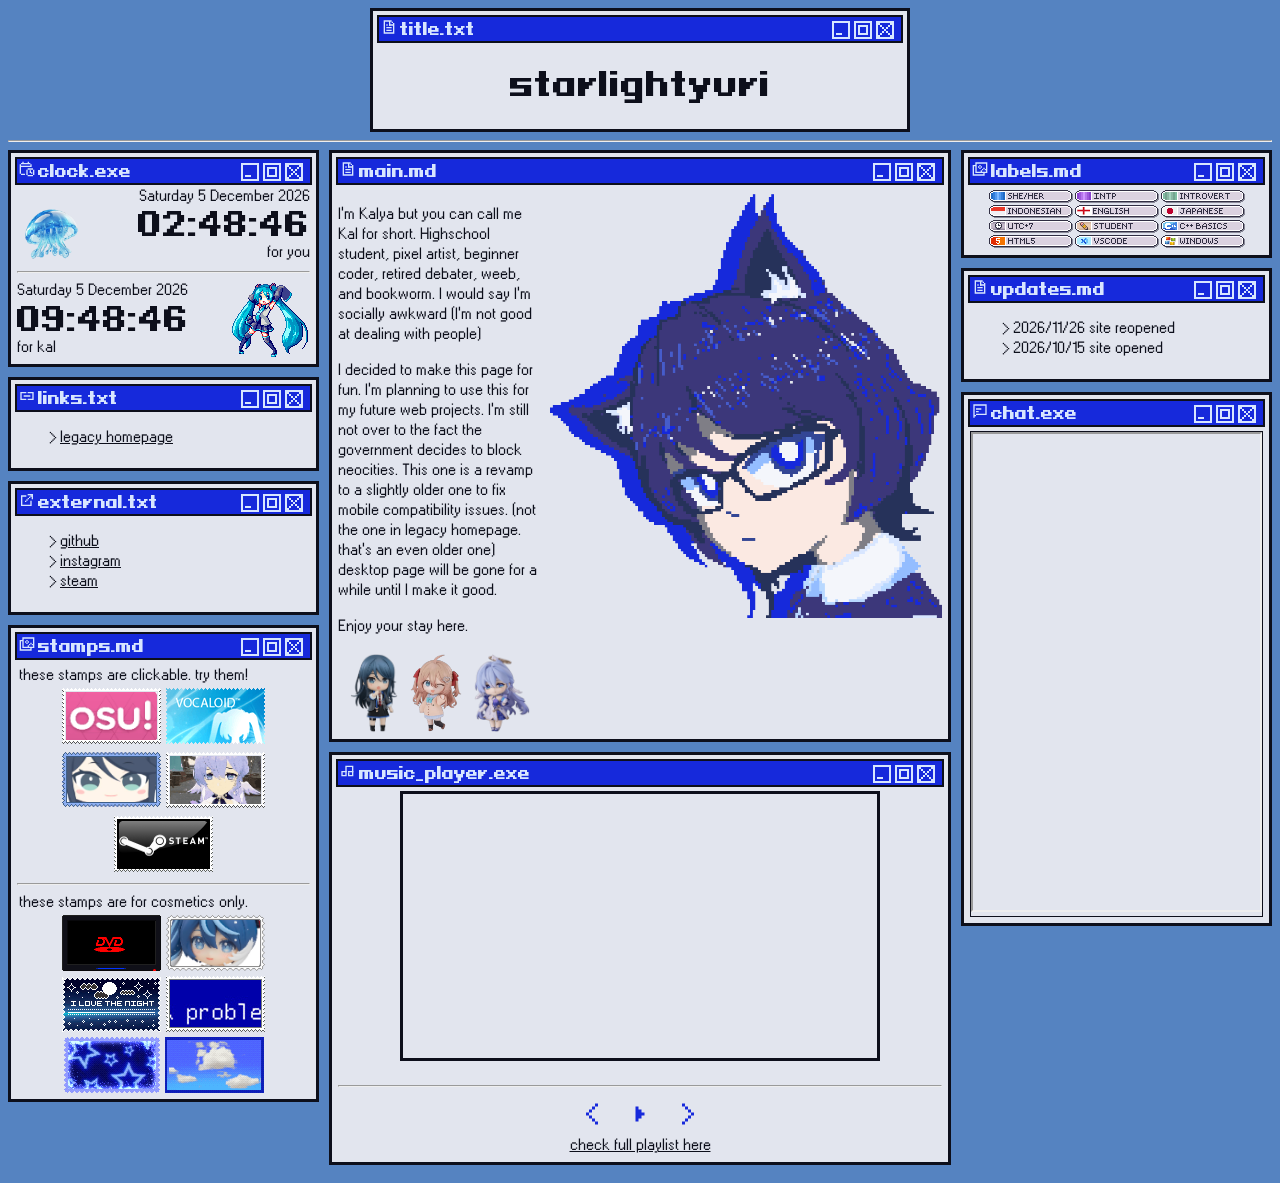
<file: index.html>
<!DOCTYPE html>
<html lang="en">
<head>
    <meta charset="UTF-8">
    <meta name="viewport" content="width=device-width, initial-scale=1.0">
    <title>starlightyuri</title>
    <link rel="shortcut icon" href="src/img/trinkets/favicon.ico" type="image/x-icon">
    <link rel="stylesheet" href="src/style.css">
    <script src="https://iframe.chat/scripts/main.min.js"></script>
</head>
<body>
    <header style="justify-content: center; display: flex;">
        <div class="window" id="title" style="width: 100%; max-width: 540px;">
            <div class="tab"><h3>title.txt</h3></div>
            <div class="content" style="text-align: center;">
                <h1 style="font-family: 'PixeloidSans-Bold';">starlightyuri</h1>
            </div>
        </div>
    </header>

    <hr>

    <div class="body">

        <div class="left">
            <section>
                <div class="window" id="clock">
                    <div class="tab"><h3>clock.exe</h3></div>
                    <div class="content">
                        <div class="time">
                            <div class="you" style="display: flex; flex-direction: column; place-items: flex-end;">
                                <span id="userDate"></span>
                                <span id="userTime"></span>
                                <p>for you</p>
                            </div>
                            <hr>
                            <div class="kal">
                                <span id="kalDate"></span><br>
                                <span id="kalTime"></span>
                                <p>for kal</p>
                            </div>
                        </div>
                        <img src="src/img/decorations/d1.webp" style="position: absolute; top: 0; left: -10px; height: 90px;">
                        <img src="src/img/decorations/miku.PNG" style="position: absolute; bottom: 0; right: 0;">
                    </div>
                </div>
            </section>

            <section>
                <div class="window" id="links">
                    <div class="tab"><h3>links.txt</h3></div>
                    <div class="content">
                        <ul>
                            <li><a href="/legacy homepage/legacy.html">legacy homepage</a></li>
                        </ul>
                    </div>
                </div>
            </section>

            <section>
                <div class="window" id="external">
                    <div class="tab"><h3>external.txt</h3></div>
                    <div class="content">
                        <ul>
                            <li><a href="https://github.com/starlightyuri">github</a></li>
                            <li><a href="https://instagram.com/mekata.fukaa">instagram</a></li>
                            <li><a href="https://https://steamcommunity.com/profiles/76561199228342469/">steam</a></li>
                        </ul>
                    </div>
                </div>
            </section>
            
            <section>
                <div class="window" id="stamps">
                    <div class="tab"><h3>stamps.md</h3></div>
                    <div class="content">
                        <p>these stamps are clickable. try them!</p>
                        <div class="clickable">
                            <button commandfor="osu" command="show-modal">
                                <img src="/src/img/stamps/stamp.png">
                            </button>

                            <dialog id="osu">
                                <div class="tab">
                                    <h3>osu!</h3>
                                    <div class="tabButtons">
                                        <img src="/src/img/trinkets/decorative.svg" class="decorative">
                                        <button command="close" commandfor="osu">
                                            <img src="/src/img/trinkets/tab-close.svg">
                                        </button>
                                    </div>
                                </div>
                                <div class="dialogBody">      
                                    <p>howdy! you play osu? let's mutual!<br>
                                        standard no mod player. trying to learn dt and deathstreams.<br>
                                        <a href="https://osu.ppy.sh/users/26874790">my osu! profile here</a>
                                    </p>
                                    <p>here's some beatmap links</p>
                                    <div class="beatmaps">
                                        <a href="https://osu.ppy.sh/beatmapsets/33842" title="i just thought it was funny">
                                            <img src="src/img/stamps/animecatgirls.png">
                                        </a>
                                        <a href="https://osu.ppy.sh/beatmapsets/778657">
                                            <img src="src/img/stamps/firststorm.png">
                                        </a>
                                        <a href="https://osu.ppy.sh/beatmapsets/2353587">
                                            <img src="src/img/stamps/chocolatescramble.png">
                                        </a>
                                    </div>
                                    <p style="font-size: 12px; color: #a0a0a0">(found the rockefeller street stamp by pure coincidence and I thought it was funny to link the beatmap)</p>
                                    <button id="openCollapsible">is a 6-digit's settings worth reference?</button>
                                    <div class="collapsible" id="osuSettings">
                                        <figure>
                                            <img src="/src/img/tablet-area.png" alt="tablet area">
                                            <figcaption>my tablet area</figcaption>
                                        </figure>
                                        <ul>
                                            <li>main client: lazer</li>
                                            <li>playstyle: tablet keyboard(middle index)</li>
                                            <li>tablet: wacom ctl-472 with 1khz firmware</li>
                                            <li>skin: <a href="https://osu.ppy.sh/community/forums/topics/2019099">freedom dive reimagined</a></li>
                                        </ul>
                                    </div>
                                </div>
                            </dialog>

                            <button commandfor="vocaloid" command="show-modal">
                                <img src="/src/img/stamps/e68.gif">
                            </button>

                            <dialog id="vocaloid">
                                <div class="tab">
                                    <h3>vocaloid</h3>
                                    <div class="tabButtons">
                                        <img src="/src/img/trinkets/decorative.svg" class="decorative">
                                        <button command="close" commandfor="vocaloid">
                                            <img src="/src/img/trinkets/tab-close.svg">
                                        </button>
                                    </div>
                                </div>
                                <div class="dialogBody">
                                    <p>knew vocaloid as a kid, haven't seen myself to be away from it since then. I would say it's pretty clear from the playlist.</p>
                                    <ul>
                                        <li>fav producers: orangestar, aqu3ra, n-buna, deco*27, r-906</li>
                                        <li>fav vocals: ia, miku, yukari, flower (both v and ci), one</li>
                                    </ul>
                                </div>
                            </dialog>

                            <button commandfor="pjsk" command="show-modal">
                                <img src="/src/img/stamps/stamp (2).png">
                            </button>

                            <dialog id="pjsk">
                                <div class="tab">
                                    <h3>project sekai</h3>
                                    <div class="tabButtons">
                                        <img src="/src/img/trinkets/decorative.svg" class="decorative">
                                        <button command="close" commandfor="pjsk">
                                            <img src="/src/img/trinkets/tab-close.svg">
                                        </button>
                                    </div>
                                </div>
                                <div class="dialogBody">
                                    <img src="/src/img/stamps/ichika.png">
                                    <p>I mostly focus on the rhythm game (can't go pass master 30-31). sometimes I play ranked and mysekai, but not that much when it comes to tiering and story.<br>
                                        fellow project sekai player? add me</p>
                                    <ul>
                                        <li>jp server: 19728989086044168 (シアユリ)</li>
                                        <li>en server: 701727717451628545 (starlightyuri)</li>
                                    </ul>
                                </div>
                            </dialog>

                            <button commandfor="hoyo" command="show-modal">
                                <img src="/src/img/stamps/robin.gif">
                            </button>

                            <dialog id="hoyo">
                                <div class="tab">
                                    <h3>hoyoverse</h3>
                                    <div class="tabButtons">
                                        <img src="/src/img/trinkets/decorative.svg" class="decorative">
                                        <button command="close" commandfor="hoyo">
                                            <img src="/src/img/trinkets/tab-close.svg">
                                        </button>
                                    </div>
                                </div>
                                <div class="dialogBody">
                                    <p style="font-size: 12px; color: #a0a0a0">(forgive me for using robin as the thumbnail for hoyo)</p>
                                    <a href="https://www.hoyolab.com/accountCenter/postList?id=154336124">my HoYoLAB profile.</a>
                                    <p>I'm a hoyo game enjoyer. I mostly play because it's fun. mostly for the story and the characters. endgame? my accounts are bricks<br>
                                        the teapot blueprints are still up on my hoyolab (hopefully, If it doesn't work tell me on this page's chat) <br>
                                        uids? check my hoyolab hehe.
                                    </p>
                                    <ul>
                                        <li>fav chars: <b>sunday</b>, <b>acheron</b>, tsaritsa, furina, ayato</li>
                                        <li>mains: sunday, ayato, miyabi, soldier11, acheron, xiao</li>
                                    </ul>
                                </div>
                            </dialog>

                            <button commandfor="games" command="show-modal">
                                <img src="/src/img/stamps/steam.png">
                            </button>

                            <dialog id="games">
                                <div class="tab">
                                    <h3>other games</h3>
                                    <div class="tabButtons">
                                        <img src="/src/img/trinkets/decorative.svg" class="decorative">
                                        <button command="close" commandfor="games">
                                            <img src="/src/img/trinkets/tab-close.svg">
                                        </button>
                                    </div>
                                </div>
                                <div class="dialogBody">
                                    <a href="https://store.steampowered.com/wishlist/profiles/76561199228342469">really appreciate it if someone buys me my wishlist...</a>
                                    <p>I will play pretty much anything if ppl say it's good. (except for jumpscare horror. psychological horror I can handle. maybe)
                                        I still have a lot of games waiting to be played. if you want to spread the gospel of some game, go ahead. no guarantee I will definitely play it though.
                                    </p>
                                    <ul>
                                        <li>playing: stardew valley, dmc5</li>
                                        <li>in library: blasphemous, r.e.p.o, helltaker, ddlc, nso, hollow knight</li>
                                        <li>want to play: silksong, oneshot, constance, space for the unbound</li>
                                    </ul>
                                </div>
                            </dialog>

                        </div>
                        <hr>
                        <p>these stamps are for cosmetics only.</p>
                        <div class="displayOnly">
                            <img src="/src/img/stamps/d55.gif">
                            <img src="/src/img/stamps/stamp (1).png">
                            <img src="/src/img/stamps/iluvthenight.gif">
                            <img src="/src/img/stamps/e58.gif">
                            <img src="/src/img/stamps/stars.webp">
                            <img src="/src/img/stamps/clouds.webp">
                        </div>
                    </div>
                </div>
            </section>
        </div>

        
        <div class="mid">
            <section>
                <div class="window" id="main">
                    <div class="tab"><h3>main.md</h3></div>
                    <div class="content">
                        <div class="l">
                            <p>I'm Kalya but you can call me Kal for short. Highschool student, pixel artist, beginner coder, retired debater, weeb, and bookworm. I would say I'm socially awkward (I'm not good at dealing with people)</p>
                            <p>I decided to make this page for fun. I'm planning to use this for my future web projects. I'm still not over to the fact the government decides to block neocities. This one is a revamp to a slightly older one to fix mobile compatibility issues. (not the one in legacy homepage. that's an even older one)
                               desktop page will be gone for a while until I make it good.
                            </p>
                            <p>Enjoy your stay here.</p>
                            <div class="nendoroids">
                                <img src="src/img/decorations/f1.png">
                                <img src="src/img/decorations/f2.png">
                                <img src="src/img/decorations/f3.png">
                            </div>
                        </div>
                        <div class="r">
                            <img src="src/img/yuri-portrait.png" alt="profile image" style="max-width: 400px; height: auto; width: 100%;">
                        </div>
                    </div>
                </div>
            </section>

            <section>
                <div class="window" id="musicPlayer">
                    <div class="tab"><h3>music_player.exe</h3></div>
                    <div class="content" style="text-align: center;">
                        <div class="playerTop">
                            <div class="playerWindow">
                                <div id="player"></div>
                            </div>
                            <div class="songInfo">
                                <div class="titleBox" id="titleBox">
                                    <div id="scroll">
                                        <span id="songTitle"></span>
                                        <span id="songTitle2"></span>
                                    </div>
                                </div>
                                <span id="songAuthor"></span>
                            </div>
                        </div>
                        <hr>
                        <div class="bottomBox">
                            <div class="controls">
                                <button id="previous">
                                    <svg xmlns="http://www.w3.org/2000/svg" width="1em" height="1em" viewBox="0 0 24 24">
                                        <path fill="#1629db" d="M8 13v-2h2v2zm2-2V9h2v2zm0 4v-2h2v2zm2-6V7h2v2zm0 8v-2h2v2zm2-10V5h2v2zm0 12v-2h2v2z" />
                                    </svg>
                                </button>
                                
                                <button id="playback">
                                    <svg xmlns="http://www.w3.org/2000/svg" width="1em" height="1em" viewBox="0 0 24 24" id="play">
                                        <path fill="#1629db" d="M9 17h2v-2h2v-2h2v-2h-2V9h-2V7H9z" />
                                    </svg>
                                    
                                    <svg xmlns="http://www.w3.org/2000/svg" width="1em" height="1em" viewBox="0 0 24 24" id="pause">
                                        <path fill="#1629db" d="M10 20H4V4h6zm8-16v16h-6V4z" />
                                    </svg>
                                </button>
                                
                                <button id="next">
                                    <svg xmlns="http://www.w3.org/2000/svg" width="1em" height="1em" viewBox="0 0 24 24">
                                        <path fill="#1629db" d="M16 13v-2h-2v2zm-2-2V9h-2v2zm0 4v-2h-2v2zm-2-6V7h-2v2zm0 8v-2h-2v2zM10 7V5H8v2zm0 12v-2H8v2z" />
                                    </svg>
                                </button>
                            </div>
                        </div>
                        <a href="https://youtube.com/playlist?list=PLM4pT55ylV-4" style="font-family: 'W95F'; color: #0d0f1b;">check full playlist here</a>
                    </div>
                </div>
            </section>
        </div>

        <div class="right">
            <section>
                <div class="window" id="labels">
                    <div class="tab"><h3>labels.md</h3></div>
                    <div class="content">
                        <div class="labelBox">
                            <img src="/src/img/labels/She_Her.png" alt="She/Her pronouns">
                            <img src="/src/img/labels/INTP.png" alt="INTP">
                            <img src="/src/img/labels/Introvert.png" alt="Introvert">
                            <img src="/src/img/labels/Indonesian.png" alt="Indonesian">
                            <img src="/src/img/labels/English.png" alt="English">
                            <img src="/src/img/labels/Japanese.png" alt="Japanese">
                            <img src="/src/img/labels/UTC+7.png" alt="UTC+7">
                            <img src="/src/img/labels/Student.png" alt="Student">
                            <img src="/src/img/labels/C++_basics.png" alt="C++ Basics">
                            <img src="/src/img/labels/HTML5.png" alt="HTML5">
                            <img src="/src/img/labels/VSCode.png" alt="VS Code">
                            <img src="/src/img/labels/Windows.png" alt="Windows">
                        </div>
                    </div>
                </div>
            </section>

            <section>
                <div class="window" id="updates">
                    <div class="tab"><h3>updates.md</h3></div>
                    <div class="content">
                        <ul>
                            <li>2026/11/26 site reopened</li>
                            <li>2026/10/15 site opened</li>
                        </ul>
                    </div>
                </div>
            </section>

            <section>
                <div class="window" id="chat">
                    <div class="tab"><h3>chat.exe</h3></div>
                    <div class="content">
                        <div class="frameBox"><iframe src="https://iframe.chat/embed?chat=15511225" id="chattable"></iframe></div>
                    </div>
                </div>
            </section>
        </div>
    </div>
</body>
<script src="/src/script.js"></script>
</html>
</file>
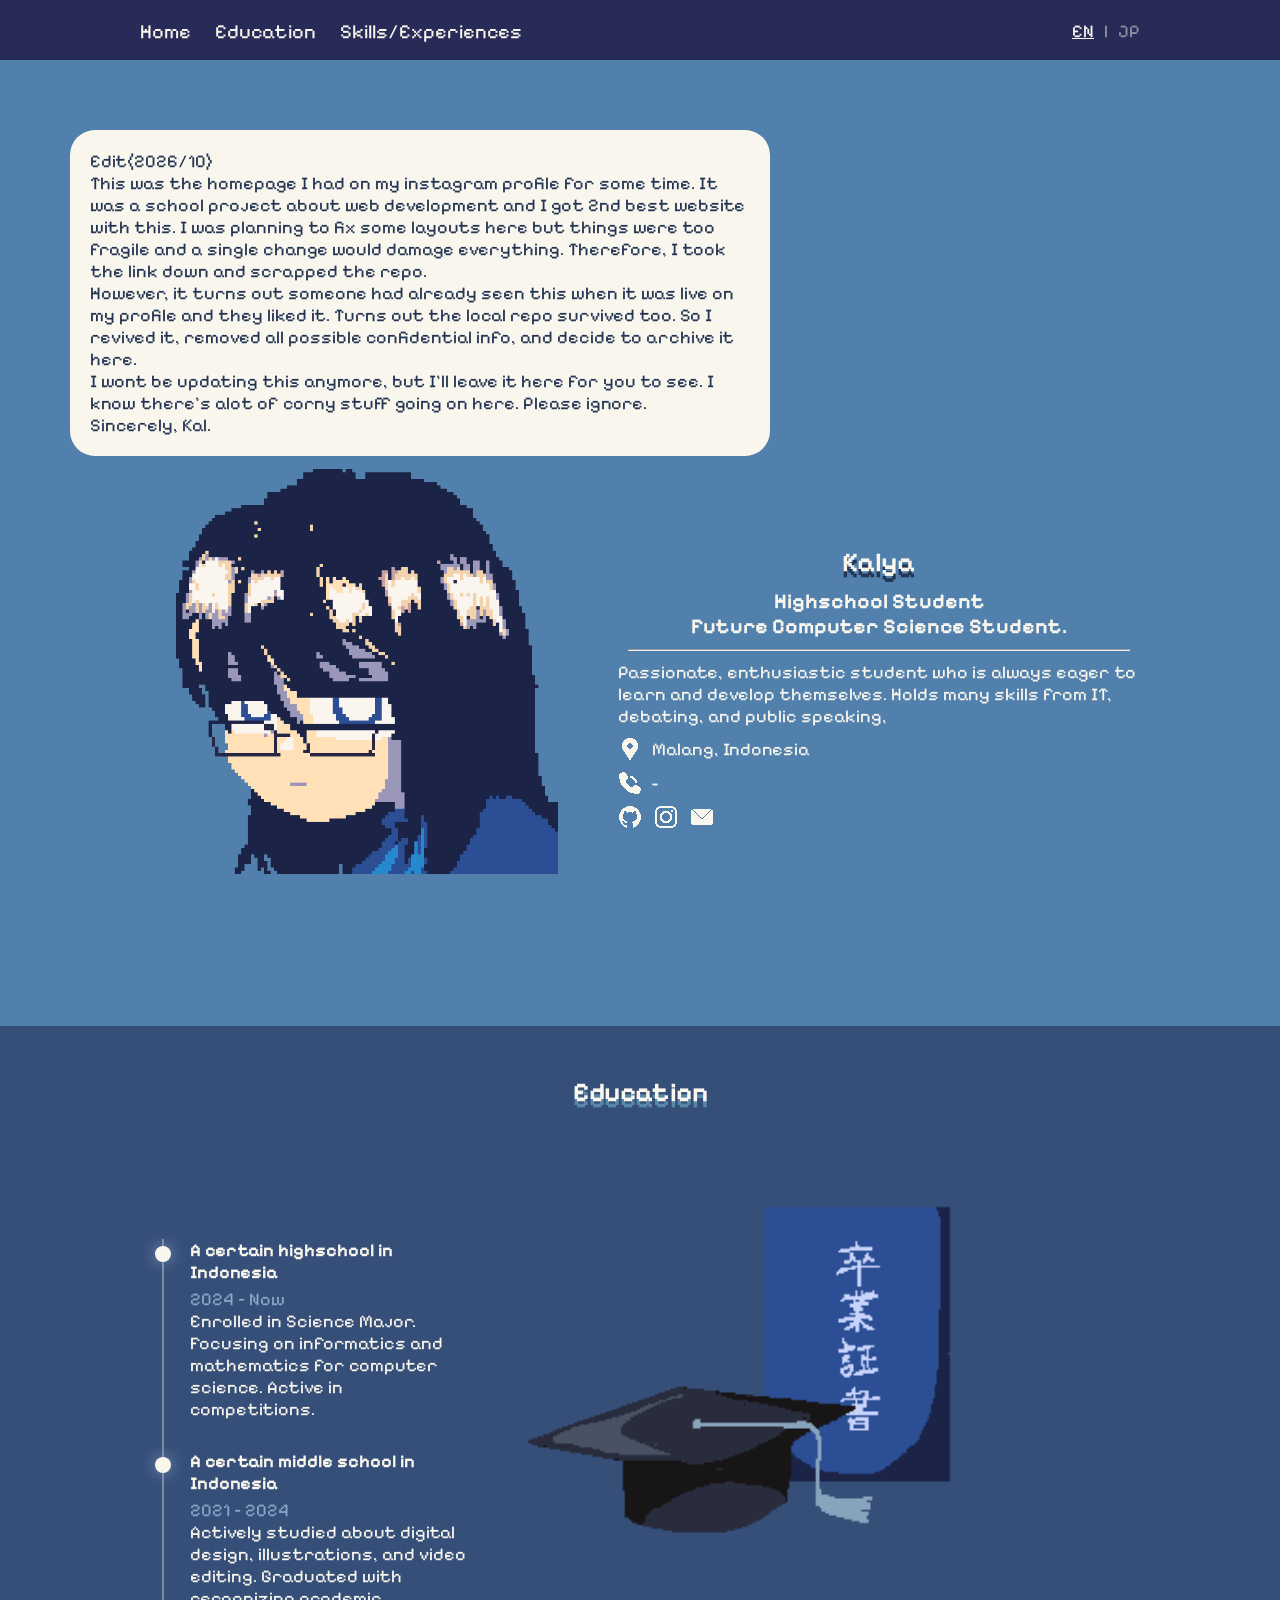
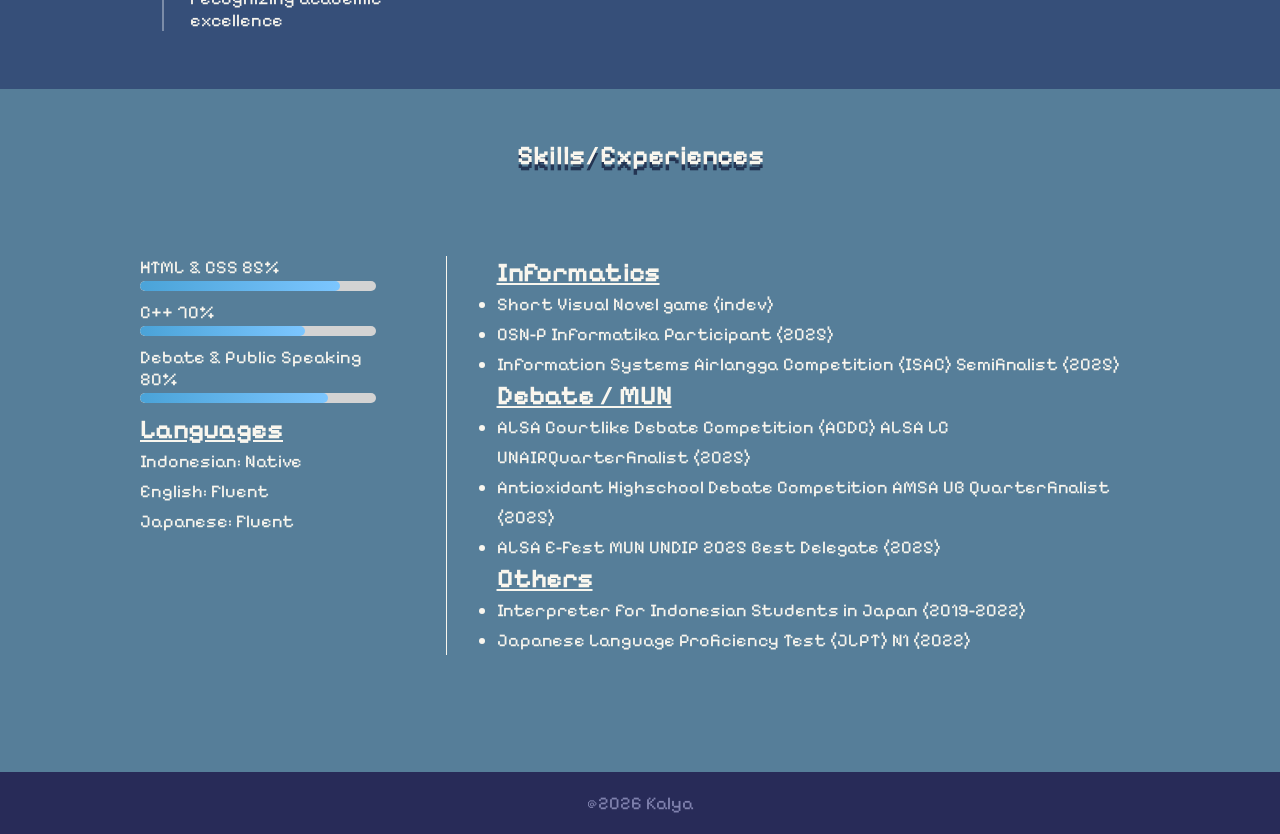
<file: trashbin/index.html>
<!DOCTYPE html>
<html lang="en">
<head>
    <meta charset="UTF-8">
    <meta name="viewport" content="width=device-width, initial-scale=1.0">
    <title>About me!</title>
    <link rel="icon" href="files/favicon.ico" type="image/x-icon">
    <link rel="preconnect" href="https://fonts.googleapis.com">
    <link rel="preconnect" href="https://fonts.gstatic.com" crossorigin>
    <link href="https://fonts.googleapis.com/css2?family=DotGothic16&family=Pixelify+Sans:wght@400..700&display=swap" rel="stylesheet">

    <link rel="stylesheet" href="style.css">
</head>
<body>
    <section id="header">
        <div class="headbox">
            <div class="cont">
                <a href="#home">Home</a>
                <a href="#education">Education</a>
                <a href="#skills">Skills/Experiences</a>
            </div>
            <div class="lang">
                <span id="en-btn" onclick="setLang('en')">EN</span>
                <span class="divider">|</span>
                <span id="jp-btn" onclick="setLang('jp')">JP</span>
            </div>
        </div>
    </section>
    
    <section id="home"><!--home-->
        <div class="message">
            <p>Edit(2026/10)</p>
            <p>This was the homepage I had on my instagram profile for some time. It was a school project about web development and I got 2nd best website with this.
                I was planning to fix some layouts here but things were too fragile and a single change would damage everything.
                Therefore, I took the link down and scrapped the repo.<br>
                However, it turns out someone had already seen this when it was live on my profile and they liked it. Turns out the local repo survived too. So I revived it, removed all possible confidential info, and decide to archive it here. <br>
                I wont be updating this anymore, but I'll leave it here for you to see. I know there's alot of corny stuff going on here. Please ignore.
                <br>Sincerely, Kal.
            </p>
        </div>
        <div class="box">
            <div class="pic">
                <img src="files/pfp.png" alt="profile image" class="img-def">
            </div>
            <div class="content" style="padding-top: 80px; padding-left: 30px;">
                <h1>Kalya</h1>
                <h3 style="text-align: center; color:rgb(134, 162, 185);">
                    <span class="en">Highschool Student<br>Future Computer Science Student.</span>
                    <span class="jp">高校生<br>情報科学部志望</span>
                </h3>
                <hr style="margin: 10px;">
                <p style="margin-bottom: 10px;">
                    <span class="en">Passionate, enthusiastic student who is always eager to learn and develop themselves. Holds many skills from IT, debating, and public speaking,</span>
                    <span class="jp">いつでもいろんなことを学んで自分をレベルアップしようと情熱的で熱心な学生。IT、ディベート、パブリックスピーキングなど幅広いスキルを持っている。</span>
                </p>

                <div class="info">
                
                    <div class="row">
                        <svg class="icon" xmlns="http://www.w3.org/2000/svg" width="24" height="24" viewBox="0 0 24 24">
                            <path fill="currentColor" d="M19 6V4h-1V3h-1V2h-2V1H9v1H7v1H6v1H5v2H4v6h1v2h1v1h1v2h1v1h1v2h1v1h1v2h2v-2h1v-1h1v-2h1v-1h1v-2h1v-1h1v-2h1V6zm-5 5h-1v1h-2v-1h-1v-1H9V8h1V7h1V6h2v1h1v1h1v2h-1z">
                        </svg>
                        <span class="en">Malang, Indonesia</span>
                        <span class="jp">マラン、インドネシア</span>
                    </div>

                    <div class="row">
                        <svg class="icon" xmlns="http://www.w3.org/2000/svg" width="24" height="24" viewBox="0 0 24 24">
	                        <path fill="currentColor" d="M12 7V5h3v1h1v1h1v1h1v1h1v3h-2v-2h-1V9h-1V8h-1V7z" />
	                        <path fill="currentColor" d="M23 17v3h-1v2h-1v1h-5v-1h-4v-1h-2v-1H9v-1H8v-1H7v-1H6v-1H5v-1H4v-1H3v-2H2V8H1V3h1V2h2V1h3v1h1v1h1v2h1v3H9v1H8v3h1v1h1v1h1v1h1v1h3v-1h1v-1h3v1h2v1h1v1z" />
                        </svg>
                        <span>-</span>
                    </div>
                
                </div>

                <div class="links">
                    <a href="https://github.com/starlightyuri">
                        <svg class="icon" xmlns="http://www.w3.org/2000/svg" width="24" height="24" viewBox="0 0 24 24">
	                        <path fill="currentColor" d="M23 [base64]" />
                        </svg>
                    </a>

                    <a href="https://instagram.com/mekata.fukaa">
                        <svg class="icon" xmlns="http://www.w3.org/2000/svg" width="24" height="24" viewBox="0 0 24 24">
	                        <path fill="currentColor" d="M17 9V8h-1V7h-1V6H9v1H8v1H7v1H6v6h1v1h1v1h1v1h6v-1h1v-1h1v-1h1V9zm-1 5h-1v1h-1v1h-4v-1H9v-1H8v-4h1V9h1V8h4v1h1v1h1z" />
	                        <path fill="currentColor" d="M22 5V3h-1V2h-2V1H5v1H3v1H2v2H1v14h1v2h1v1h2v1h14v-1h2v-1h1v-2h1V5zm-1 14h-1v1h-1v1H5v-1H4v-1H3V5h1V4h1V3h14v1h1v1h1z" />
	                        <path fill="currentColor" d="M17 5h2v2h-2z" />
                        </svg>
                    </a>

                    <a href="mailto:kalyanabila@gmail.com">
                        <svg class="icon" xmlns="http://www.w3.org/2000/svg" width="24" height="24" viewBox="0 0 24 24">
	                        <rect width="24" height="24" fill="none" />
	                        <path fill="currentColor" d="M21 4v1h-1v1h-1v1h-1v1h-1v1h-1v1h-1v1h-1v1h-1v1h-2v-1h-1v-1H9v-1H8V9H7V8H6V7H5V6H4V5H3V4z" />
	                        <path fill="currentColor" d="M23 5v14h-1v1H2v-1H1V5h2v1h1v1h1v1h1v1h1v1h1v1h1v1h1v1h1v1h2v-1h1v-1h1v-1h1v-1h1V9h1V8h1V7h1V6h1V5z" />
                        </svg>
                    </a>
                </div>
        </div>
            
    </section>
    <section id="education">
        <h1>
            <span class="en">Education</span>
            <span class="jp">学歴</span>
        </h1>
        <div class="box" style="margin-bottom: 30px;">
            <div class="content" style="padding-top: 100px;">
                 <div class="timeline">
                    <div class="timeline-item">
                        <div class="timeline-dot"></div>

                        <div class="timeline-content">
                            <h3>A certain highschool in Indonesia</h3>

                            <label for="year">2024 – <span class="en" style="color: #86a8c9;">Now</span> <span class="jp" style="color: #86a8c9;">現在</span></label>
                            <p>
                                <span class="en">Enrolled in Science Major. Focusing on informatics and mathematics for computer science. Active in competitions.</span>
                                <span class="jp">理系コースに入学。情報科や情報のための数学の学習に専念し、大会に積極的に参加。</span>
                            </p>
                        </div>
                    </div>

                    <div class="timeline-item">
                        <div class="timeline-dot"></div>

                        <div class="timeline-content">
                            <h3>A certain middle school in Indonesia</h3>
                            <label for="year">2021 – 2024</label>
                            <p>
                                <span class="en">Actively studied about digital design, illustrations, and video editing. Graduated with recognizing academic excellence</span>
                                <span class="jp">デジタルデザイン、イラスト、動画編集などさまざまなスキルの習得に励む。優秀な成績を保ち卒業。</span>
                            </p>
                        </div>
                    </div>
                 </div>
            </div>
            <div class="pic">
                <img src="files/sprite.png" alt="sprite">
            </div>
        </div>
    </section>

    <section id="skills">
        <h1>
            <span class="en">Skills/Experiences</span>
            <span class="jp">スキル・経験</span>
        </h1>
        <div class="box" style="padding-top: 54px; margin-bottom: 50px;">
            <div class="content">
                <div class="skills">
                <div class="skill">
                    <div class="skheader">
                        <span>HTML & CSS</span>
                        <span>85%</span>
                    </div>
                    <div class="bar">
                        <div class="fill" style="width: 85%;"></div>
                    </div>
                </div>

                <div class="skill">
                    <div class="skheader">
                        <span>C++</span>
                        <span>70%</span>
                    </div>
                    <div class="bar">
                        <div class="fill" style="width: 70%;"></div>
                    </div>
                </div>

                <div class="skill">
                    <div class="skheader">
                        <span>
                            <span class="en">Debate & Public Speaking</span>
                            <span class="jp">ディベート、パブリックスピーキング</span>
                        </span>
                        <span>80%</span>
                    </div>
                    <div class="bar">
                        <div class="fill" style="width: 80%;"></div>
                    </div>
                </div>
                </div>

                <div class="language">
                    <h2>
                        <span class="en">Languages</span>
                        <span class="jp">言語</span>
                    </h2>
                    <ul style="list-style-type: none;">
                        <li>
                            <span class="en">Indonesian: Native</span>
                            <span class="jp">インドネシア語：ネイティブ</span>
                        </li>
                        <li><span class="en">English: Fluent</span>
                            <span class="jp">英語：すらすらと話せる</span>
                        </li>
                        <li><span class="en">Japanese: Fluent</span>
                            <span class="jp">日本語：すらすらと話せる</span>
                        </li>
                    </ul>
                </div>
            </div>

            <div class="content" style="border-left: 1px solid #F9F6EE; padding-left: 50px;">
                <h2>
                    <span class="en">Informatics</span>
                    <span class="jp">情報科学</span>
                </h2>
                <ul>
                    <li>
                        <span class="en">Short Visual Novel game (indev)</span>
                        <span class="jp">短編ビジュアルノベル（開発中）</span>
                    </li>
                    <li>OSN-P Informatika <span class="en">Participant</span> <span class="jp">参加者</span>(2025)</li>
                    <li>Information Systems Airlangga Competition (ISAC) <span class="en">Semifinalist</span> <span class="jp">準決勝進出</span> (2025)</li>
                </ul>
                <h2>
                    <span class="en">Debate / MUN</span>
                    <span class="jp">ディベート・模擬国連</span>
                </h2>
                <ul>
                    <li>ALSA Courtlike Debate Competition (ACDC) ALSA LC UNAIR<span class="en">Quarterfinalist</span> <span class="jp">準々決勝進出</span> (2025)</li>
                    <li>Antioxidant Highschool Debate Competition AMSA UB <span class="en">Quarterfinalist</span> <span class="jp">準々決勝進出</span> (2025)</li>
                    <li>ALSA E-Fest MUN UNDIP 2025 <span class="en">Best Delegate</span> <span class="jp">最優秀賞</span> (2025)</li>
                </ul>
                <h2>
                    <span class="en">Others</span>
                    <span class="jp">その他</span>
                </h2>
                <ul>
                    <li>
                        <span class="en">Interpreter for Indonesian Students in Japan</span>
                        <span class="jp">在日インドネシア学生の通訳</span>(2019-2022)
                    </li>
                    <li>
                        <span class="en">Japanese Language Proficiency Test </span>
                        <span class="jp">日本語能力試験 </span>(JLPT) N1 (2022)
                    </li>
                </ul>
            </div>
        </div>
    </section>

    <section id="footer">
        <p>@2026 Kalya</p>
    </section>

    <script>
        window.onload = () => {
        const saved = localStorage.getItem("lang") || "en";
        setLang(saved);
        };

        document.addEventListener('contextmenu', function(event) {
            event.preventDefault();
        });

        function setLang(lang) {
            const en = document.querySelectorAll('.en');
            const jp = document.querySelectorAll('.jp');

            const enBtn = document.getElementById('en-btn');
            const jpBtn = document.getElementById('jp-btn');

            if (lang === "en") {
                en.forEach(el => el.style.display = "inline");
                jp.forEach(el => el.style.display = "none");

                enBtn.classList.add("active");
                jpBtn.classList.remove("active");
            }
            else {
                en.forEach(el => el.style.display = "none");
                jp.forEach(el => el.style.display = "inline");

                enBtn.classList.remove("active");
                jpBtn.classList.add("active");
            }

            localStorage.setItem("lang", lang);
        }
    </script>
</body>
</html>
</file>
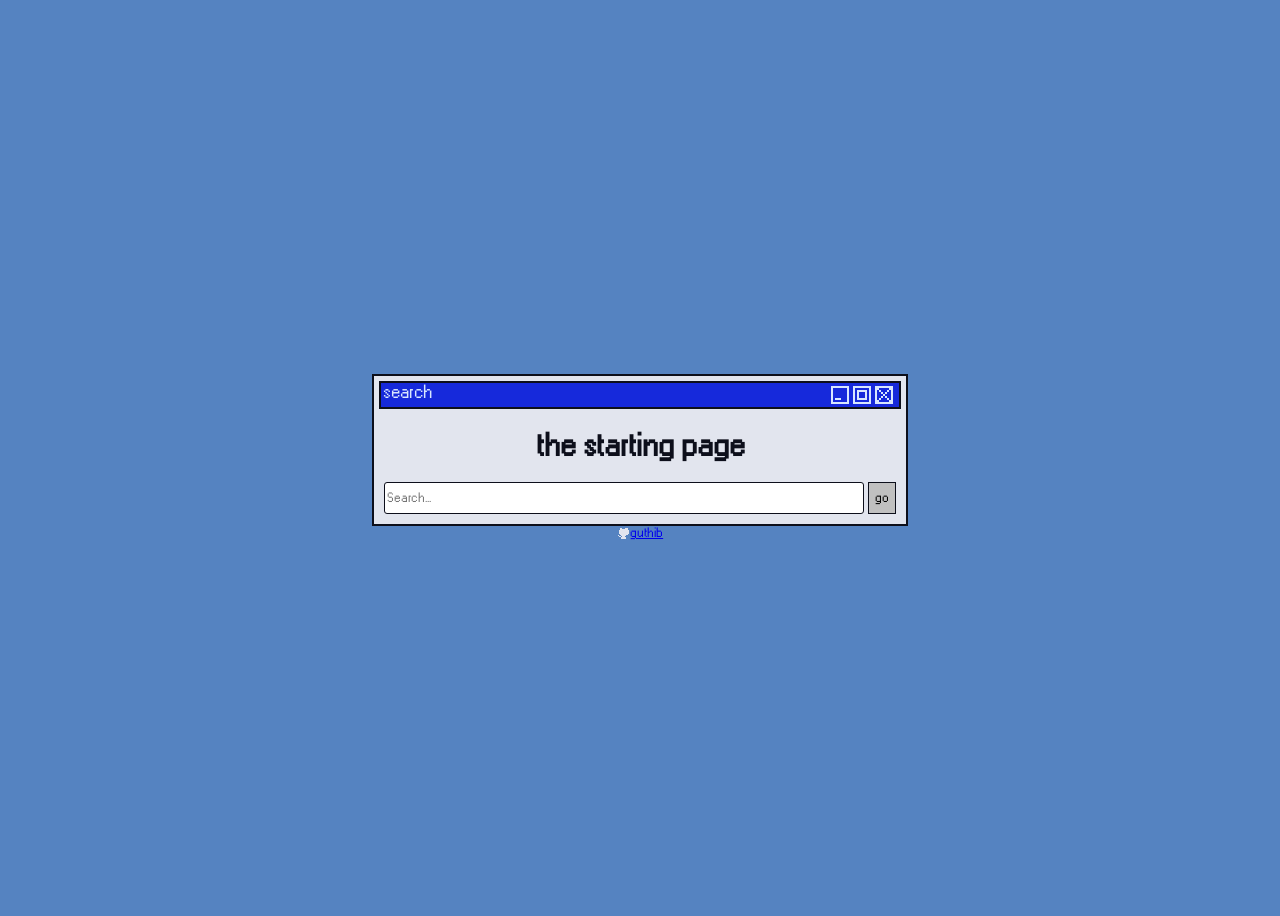
<file: links/starting-page.html>
<!DOCTYPE html>
<html lang="en">
<head>
    <meta charset="UTF-8">
    <meta name="viewport" content="width=device-width, initial-scale=1.0">
    <title>the starting page</title>
    <link rel="stylesheet" href="style.css">
</head>
<body>
    
    <div class="center">

        <div class="window">
            <div class="tab"><h3>search</h3></div>
            <div class="content" style="text-align: center;">
                <h1>the starting page</h1>
                <form action="https://www.google.com/search" method="GET">
                    <input type="search" name="q" placeholder="Search..." autocomplete="off"/>
                    <button type="submit">go</button>
                </form>
            </div>
        </div>

        <div class="buttons">
            <button>
                <svg xmlns="http://www.w3.org/2000/svg" width="1em" height="1em" viewBox="0 0 24 24">
	                <path d="M0 0h24v24H0z" fill="none" />
	                <path fill="#e2e5ee" d="M19 14h-2v2h-2v2h2v4H7v-4H3v-2H1v-2h2v2h4v-2H5v-2H3V6h2V2h4v2h6V2h4v4h2v6h-2zM7 18h2v-2H7z" />
                </svg><br>
                <a href="https://github.com">guthib</a>
            </button>
        </div>

    </div>

</body>
</html>
</file>
<file: src/style.css>
* {
    -webkit-user-select: none;
    -ms-user-select: none;
    user-select: none;
    box-sizing:border-box;
}

*::before,
*::after {
    box-sizing: border-box;
}

@font-face {
    font-family: 'W95F';
    src: url(/src/fonts/w95f.woff2)
}

@font-face {
    font-family: 'pc-9800';
    src: url(/src/fonts/pc-9800.ttf);
}

@font-face {
    font-family: 'PixeloidSans-Bold';
    src: url(/src/fonts/PixeloidSans-Bold.ttf)
}

body {
    background-color: #5583C1;
    color: #0d0f1b;
    font-size: medium;
}

div {
    position: relative;
}

h3 {
    font-family: 'PixeloidSans-Bold', Tahoma, sans-serif;
}

p, a {
    font-family: 'W95F', 'pc-9800', Tahoma, sans-serif;
    line-height: 1.25;
}

.body {
    display: grid;
    grid-template-columns: minmax(0, 1fr) minmax(0, 2fr) minmax(0, 1fr);
    gap: 10px;
    max-width: 1500px;
    margin: 0 auto;
}

.window {
    border: solid #0d0f1b 3px;
    padding: 4px;
    background-color: #e2e5ee;
}

section {
    margin-bottom: 10px;
}

.left, .right {
    max-width: 100%;
}

.tab {
    position: relative;
    border: 2px #0d0f1b solid;
    height: 28px;
    padding: 2px;
    background-color: #1629db;
    color: #d8e6ff;
}

.tab h3 {
    margin-left: 2px;
    margin-top: 0px;
    font-size: 16px;
}

.tab::after {
    content: url(/src/img/trinkets/tab-after.svg);
    display: block;
    height: 24px;
    position: absolute;
    right: 3px;
    top: 2px;
}

.content, .dialogBody {
    margin: 2px !important;
    margin-top: 4px !important;
    position: relative;
}

li::marker {
    content: ">";
}

li {
    padding-left: 3px;
    line-height: 1.25;
    font-family: 'W95F', 'pc-9800', Tahoma, sans-serif;
}

#main .content{
    display: flex;
    flex-direction: row;
    flex-wrap: wrap;
}

#main .l {
    flex: 1 1 198px;
}

#main .r img {
    height: 400px;
    width: auto;
}
/* clock */

#clock p {
    margin: 0;
}
#userTime, #kalTime {
    font-family: 'PixeloidSans-Bold';
    color: #0d0f1b;
    font-size: 32px;
}

#userDate, #kalDate {
    font-family: 'W95F', sans-serif;
    color: #0d0f1b;
}

button:hover {
    cursor: pointer;
}

/* yt music player */
@keyframes scrollAni {
    from {
        transform: translateX(0);
    }

    to {
        transform: translateX(calc(-1 * var(--scroll-distance)));
    }
}

.playerTop {
    display: flex;
    flex-direction: column;
    align-items: center;
    justify-content: center;
}

.songInfo {
    font-family: 'W95F', 'PC-9800', sans-serif;
    display: flex;
    flex-direction: column;
    place-items: center;
    text-align: center;
    width: 100%;
    margin: 3px;
}
.titleBox {
    width: 100%;
    justify-content: center;
    overflow: hidden;
    white-space: nowrap;
    display: flex;
    margin: 5px;
}

#scroll {
    text-align: center;
    display: flex;
}

#scroll span {
    flex-shrink: 0;
}

#songTitle2 {
    display: none;
}

#scroll.scrolling {
    animation: scrollAni 17s linear infinite;
}

#scroll.scrolling #songTitle2 {
    display: inline-block;
    padding-left: 20px;
}

#titleBox:has(#scroll.scrolling) {
    justify-content: flex-start;
}

.controls {
    display: flex;
    justify-content: center;
}

.controls button {
    align-items: center;
    background: none;
    border: transparent;
}

.controls svg {
    height: 36px;
    width: auto;
}

#pause {
    display: none;
}

.playerWindow {
    width: 100%;
    height: 100%;
    aspect-ratio: 16 / 9;
    max-width: 480px;
}

#player {
    width: 100%;
    height: 100%;
    border:#0d0f1b solid 3px;
}

/* chat box */

.frameBox {
    border:#0d0f1b 1px solid;
}
.frameBox iframe {
    height: 480px;
    width: 100%;
}

/* labels */
.labelBox {
    display: grid;
    grid-template-columns: repeat(3, 1fr);;
    place-items: center;
    margin: 0 auto;
    max-width: 100%;
}

.labelBox img {
    image-rendering: pixelated;
}

/* icons */
#clock .tab::before {
    content: url(/src/img/icons/pixelarticons--date-time.svg);
}

#links .tab::before {
    content: url(/src/img/icons/pixelarticons--link-sharp.svg);
}

#external .tab::before {
    content: url(/src/img/icons/pixelarticons--external-link-sharp.svg);
}

#stamps .tab::before, #labels .tab::before {
    content: url(/src/img/icons/pixelarticons--images-sharp.svg);
}

#main .tab::before, #chat .tab::before, #title .tab::before, #updates .tab::before  {
    content: url(/src/img/icons/pixelarticons--file-text-sharp.svg);
}

#musicPlayer .tab::before{
    content: url(/src/img/icons/pixelarticons--music-sharp.svg);
}

#chat .tab::before {
    content: url(/src/img/icons/pixelarticons--message-text-sharp.svg);
}

.tab::before {
    height: 24px;
    float: left;
    margin-right: 3px;
}

/* scrollbar */

body {
   scrollbar-color: unset;
   scrollbar-width: unset;
}
body::-webkit-scrollbar, body ::-webkit-scrollbar {
     width: 20px;
}
body::-webkit-scrollbar-track, body ::-webkit-scrollbar-track {
  border-radius: 0;
  background: #e2e5ee;
  border: 1px solid #0d0f1b;
}
body::-webkit-scrollbar-thumb, body ::-webkit-scrollbar-thumb {
  background: #c0c0c0; 
  box-shadow: inset 1px 1px #dfdfdf, inset -1px -1px gray;
  border: 1px solid;
  border-color: silver #000 #000 silver;
}
body::-webkit-scrollbar-button:single-button, body ::-webkit-scrollbar-button:single-button {
  background-color: #c0c0c0;
  width: calc(100% - 2px);
  min-height: 20px;
  box-shadow: inset 1px 1px #dfdfdf, inset -1px -1px gray;
  border: 1px solid;
  border-color: silver #000 #000 silver;
  
}
body::-webkit-scrollbar-button:single-button:vertical:increment, body ::-webkit-scrollbar-button:single-button:vertical:increment {
  background-image: url("[data-uri]");
  background-size: 100% 100%;
}
body::-webkit-scrollbar-button:single-button:vertical:decrement, body ::-webkit-scrollbar-button:single-button:vertical:decrement {
  background-image: url("[data-uri]");
  background-size: 100% 100%;
}
body::-webkit-scrollbar-button:hover, body ::-webkit-scrollbar-button:hover {
  background: #B8BFCF;
  
}
body * {
  scrollbar-color: #333 transparent;
  scrollbar-width: thin;
}


/* dialog and stamps*/
.clickable, .displayOnly {
    display: grid;
    grid-template-columns: repeat(3, 1fr);
    gap: 5px;
    place-items: center;
}

dialog {
    max-width: 480px;
    width: 100%;
    padding: 5px;
}

#stamps .content, #labels .content {
    container-type: inline-size;
    container-name: imageBox;
}

#stamps .content button {
    background: transparent;
    border: none;
    padding: 0;
    margin: 0;
}

#stamps .content p {
    margin: 2px;
}

#stamps dialog .tab button {
    margin-right: -2px;
    margin-left: -5px;
}

#stamps dialog .tab::after, dialog .tab::before  {
    content: none !important;
}

#stamps dialog .tab {
    display: flex;
}

.dialogBody {
    padding: 4px;
}
.tabButtons {
    margin-left: auto;   
}
/* osu dialog */
#osu figure {
    justify-content: center;
    font-family:'W95F', 'PC-9800', sans-serif;
    text-align: center;
}

#openCollapsible {
    text-decoration: underline;
    font-family: 'W95F', 'PC-9800', sans-serif;
}

#openCollapsible:hover {
    text-decoration: none;
}

#osuSettings {
    display: none;
}

/* nendoroids */
.nendoroids {
    display: flex;
    justify-content: center;
    gap: 10px;
}
.nendoroids img {
    height: 80px;
}

a {
    color:#0d0f1b;
}
a:hover {
    text-decoration: none;
}

@media (max-width: 1100px) {
    html {
        overflow-x: hidden;
    }
    .body {
        display: flex;
        flex-direction: column;
        align-items: center;
        justify-content: center;
        max-width: 100vw;
    }
    .mid, .left, .right {
        width: 100%;
    }

    dialog {
        width: 97%;
    }

}

@container imageBox (max-width: 328px) {
    .clickable, .displayOnly, .labelBox {
        display: flex;
        flex-wrap: wrap;
        justify-content: center;
    }

}
</file>
<file: trashbin/style.css>
* {
    font-family: "Pixelify Sans";
    color:#F9F6EE;
    margin: 0;
    padding: 0;
    box-sizing: border-box;
    cursor: default;
    -webkit-user-select: none;
    -moz-user-select: none;
    -ms-user-select: none;
    user-select: none;
    
}

html {
    scroll-behavior: smooth;
}
.dotgothic16-regular {
  font-family: "DotGothic16", sans-serif;
  font-weight: 400;
  font-style: normal;
}

.pixelify-sans-def {
  font-family: "Pixelify Sans", sans-serif;
  font-optical-sizing: auto;
  font-weight: 400;
  font-style: normal;
}

body {
    background: #5180ac;
    margin: 0;
    font-size: 18px;
}

.jp {
    font-family: "DotGothic16", sans-serif;
    display: none;
}

section {
    padding: 20px;
    scroll-margin-top: 70px;
}

#header {
    background-color: #282b58;
    text-align: center;
    height: 60px;
    padding: 20px;
    position: sticky;
    top: 0;
    z-index: 1000;
}

.box{
    display: flex;
    align-items: flex-start;
    height: 500px;
    width: 90%;
    max-width: 1000px;
    margin: 0 auto;
    gap: 30px;
}

.headbox {
    display: flex;
    justify-content: space-between;
    text-align: center;
    width: 92%;
    max-width: 1000px;
    margin: 0 auto;
    height: 100%;
}

.cont a {
    text-decoration: none;
    font-size: 20px;
    margin-right: 20px;
}

.cont a:hover {
    color:#8da2c7;
    text-decoration:underline;
    transition: 0.2s;
}

.lang {
  font-family: "Pixelify Sans", sans-serif;
  cursor: pointer;
  user-select: none;
}

.lang span {
  opacity: 0.5;
  transition: 0.2s;
}

.lang span.active {
  opacity: 1;
  color: #F9F6EE;
  text-decoration: underline;
}

.lang span:hover {
  opacity: 0.8;
}

.divider {
  margin: 0 6px;
  opacity: 0.3;
}

.icon{
    height: 24px;
    width: 24px;
    flex-shrink: 0;
}

.row {
    display: flex;
    align-items: center;
    gap: 10px;
    margin-bottom: 10px;
}

.links {
    display: flex;
    gap: 12px;
    margin-top: 10px;
}

.links .icon:hover path{
    fill:#8da2c7;
    transition: 0.2s;
}

#home {
    padding: 70px;
}

#education {
    background-color:#364f79;
}

.list {
    display: flex;
    margin: 0 auto;
    justify-content: space-between;
}


#skills h1 {
    margin-bottom: 30px;
}

#skills h2 span {
    text-decoration: underline #F9F6EE;
}
.skills {
    margin-right: 40px;
    text-align: left;
    flex: 1;
}

.content ul li {
    line-height: 30px;
}
.pic {
    position: relative;
    width: 100%;
    height: 418px;
    object-fit: contain;
}
img {
    height: 100%;
    width: auto;
    display: block;
}

#skills {
    background-color: #567e99;
}
.timeline {
    position: relative;
    margin-left: 15px;
    height: auto;
    max-width: 500px;
}

.timeline::before {
    content: "";
    position: absolute;
    left: 7px;
    top: 0;
    width: 2px;
    height: 100%;
    pointer-events: none;
    background: rgba(228, 229, 238, 0.4);
}

.timeline-item {
    position: relative;
    padding-left: 35px;
    margin-bottom: 30px;
}

.timeline-dot {
    position: absolute;
    left: 0;
    top: 7px;
    width: 16px;
    height: 16px;
    background: #F9F6EE;
    border-radius: 50%;
    box-shadow: 0 0 15px rgba(145, 168, 204, 0.8);
}

.timeline-content h3 {
    color: #F9F6EE;
    font-size: 18px;
    margin-bottom: 5px;
}

.timeline-content label {
    color: #86a8c9;
}
.timeline-content span {
    display: inline-block;
    color: #F9F6EE;
    margin-bottom: 10px;
}
.bar { /* progress bar*/
  width: 100%;
  height: 10px;
  background: #d3d3d3;
  border-radius: 10px;
  overflow: hidden;
  margin-bottom: 10px;
  margin-top: 3px
}

.fill {
  height: 100%;
  border-radius: 10px;
  background: linear-gradient(to right, #4aa3d8, #7cc6ff);
}

h1 {
    text-align: center;
    margin: 30px;
    text-shadow: 0 6px #243553
}

#home h1 {
    margin: 10px;
}

#education h1 {
    text-shadow: 0 6px #5889a7
}
#footer {
    background-color: #282b58;
    text-align: center;
}
#footer p {
    color: #8183af;
}

.message {
    width: 700px;
    background-color:#F9F6EE;
    padding: 20px;
    border-radius: 25px;
}

.message p {
    color:#243553;
}
</file>
<file: links/style.css>
@font-face {
    font-family: 'Win95';
    src: url('/src/fonts/w95f.woff2');
    font-weight: normal;
    font-style: normal;
}

@font-face {
    font-family: 'PC98';
    src: url('/src/fonts/pc-9800.ttf');
}

* {
    font-family: 'Win95', 'PC98';
}

body {
    background-color: #5583C1;
    color: #0d0f1b;
}

.center {
    display: flex;
    flex-direction: column;
    justify-content: center;
    align-items: center;
    min-height: 100vh;
}

.window {
    border: 2px solid #0d0f1b;
    padding: 5px;
    background-color: #e2e5ee;
}

.tab {
    border: 2px solid #0d0f1b;
    background-color: #1629db;
    display: flex;
    position: relative;
    height: 24px;
}

svg {
    shape-rendering: crispEdges;
}

.tab h3 {
    margin: 0px;
    margin-left: 2px;
    margin-top: 1px;
    font-weight: normal;
    color: #d8e6ff;
}

.tab::after {
    content: url('/src/img/tab-after.svg');
    display: block;
    height: 22px;
    position: absolute;
    right: 2px;
    top: 1px;
}

.content button {
    height: 32px;
    background-color: #c0c0c0;
    border: 1px solid #0d0f1b;
}

.content {
    margin: 5px;
}

input{
    width: 480px;
    height: 32px;
    border: 1px solid #0d0f1b;
    border-radius: 3px;
}

.buttons button {
    background: transparent;
    border: none;
    display: flex;
    justify-content: center;
}
</file>
